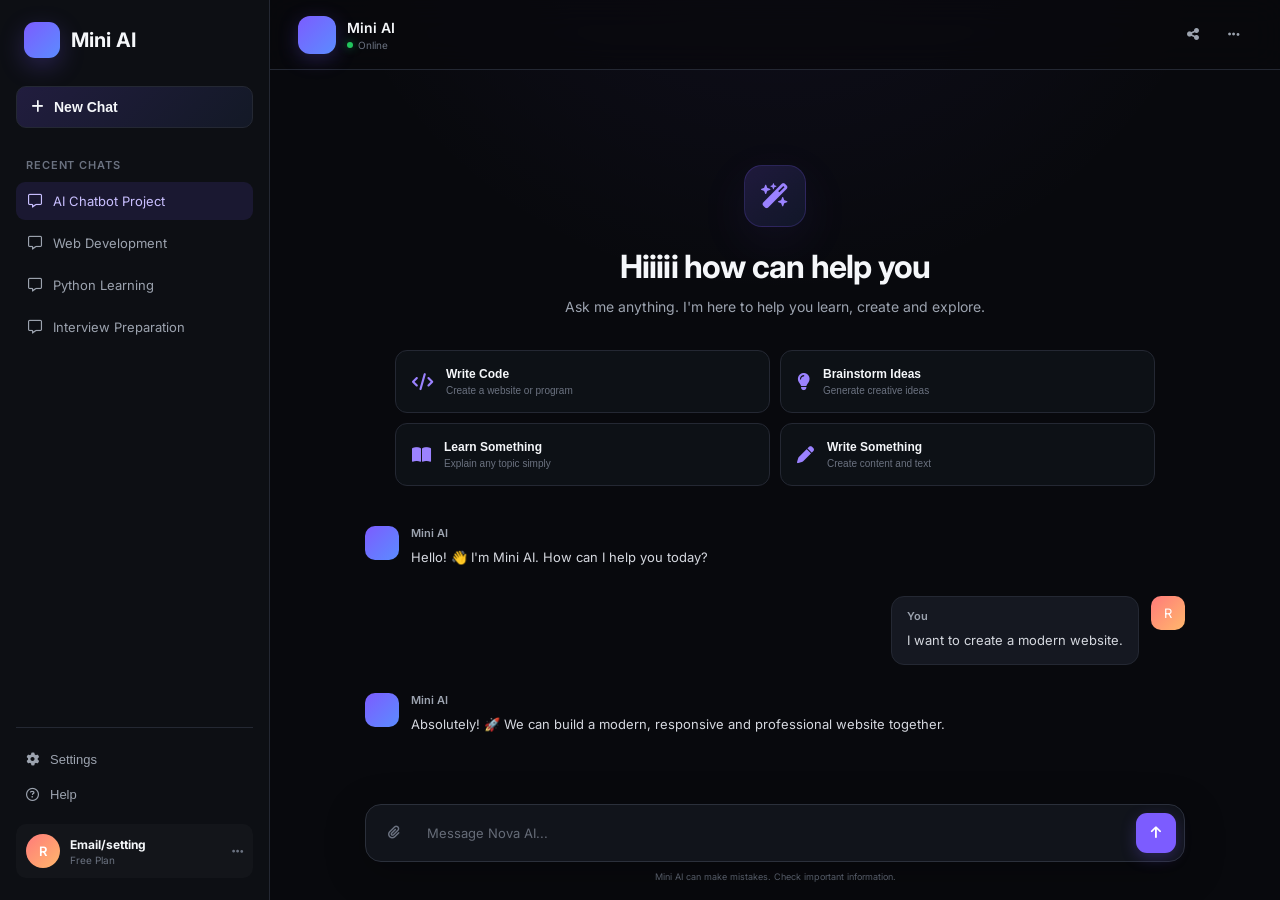
<file: index.html>
<!DOCTYPE html>
<html lang="en">

<head>
    <meta charset="UTF-8">

    <meta name="viewport" content="width=device-width, initial-scale=1.0">

    <title> AI - Chatbot</title>

    <link rel="stylesheet" href="style.css">

    
    <link rel="preconnect" href="https://fonts.googleapis.com">
    <link rel="preconnect" href="https://fonts.gstatic.com" crossorigin>

    <link
        href="https://fonts.googleapis.com/css2?family=Inter:wght@400;500;600;700&display=swap"
        rel="stylesheet"
    >


    <link
        rel="stylesheet"
        href="https://cdnjs.cloudflare.com/ajax/libs/font-awesome/6.5.2/css/all.min.css"
    >
</head>

<body>

    

    <aside class="sidebar">

     

        <div class="logo">
            <div class="logo-icon">
                <i class="fa-solid fa-sparkles"></i>
            </div>

            <span>Mini AI </span>
        </div>


    

        <button class="new-chat-btn">
            <i class="fa-solid fa-plus"></i>
            <span>New Chat</span>
        </button>
        <div class="chat-history">

            <p class="history-title">Recent Chats</p>

            <div class="chat-item active">
                <i class="fa-regular fa-message"></i>
                <span>AI Chatbot Project</span>
            </div>

            <div class="chat-item">
                <i class="fa-regular fa-message"></i>
                <span>Web Development</span>
            </div>

            <div class="chat-item">
                <i class="fa-regular fa-message"></i>
                <span>Python Learning</span>
            </div>

            <div class="chat-item">
                <i class="fa-regular fa-message"></i>
                <span>Interview Preparation</span>
            </div>

        </div>



        <div class="sidebar-bottom">

            <button class="sidebar-btn">
                <i class="fa-solid fa-gear"></i>
                <span>Settings</span>
            </button>

            <button class="sidebar-btn">
                <i class="fa-regular fa-circle-question"></i>
                <span>Help</span>
            </button>

            <div class="profile">

                <div class="profile-avatar">
                    R
                </div>

                <div class="profile-info">
                    <strong>Email/setting</strong>
                    <small>Free Plan</small>
                </div>

                <i class="fa-solid fa-ellipsis"></i>

            </div>

        </div>

    </aside>


   
    <main class="chat-container">


      

        <header class="chat-header">

            <div class="mobile-menu">
                <i class="fa-solid fa-bars"></i>
            </div>

            <div class="ai-info">

                <div class="ai-avatar">
                    <i class="fa-solid fa-sparkles"></i>
                </div>

                <div>
                    <h3>Mini AI</h3>

                    <div class="status">
                        <span></span>
                        Online
                    </div>
                </div>

            </div>


            <div class="header-actions">

                <button>
                    <i class="fa-solid fa-share-nodes"></i>
                </button>

                <button>
                    <i class="fa-solid fa-ellipsis"></i>
                </button>

            </div>

        </header>


       

        <section class="chat-area">


        

            <div class="welcome-screen">

                <div class="welcome-icon">
                    <i class="fa-solid fa-wand-magic-sparkles"></i>
                </div>

                <h1>Hiiiii how can help you  </h1>

                <p>
                    Ask me anything. I'm here to help you
                    learn, create and explore.
                </p>


                <!-- Suggestions -->

                <div class="suggestions">

                    <button>
                        <i class="fa-solid fa-code"></i>
                        <span>
                            <strong>Write Code</strong>
                            <small>Create a website or program</small>
                        </span>
                    </button>

                    <button>
                        <i class="fa-solid fa-lightbulb"></i>
                        <span>
                            <strong>Brainstorm Ideas</strong>
                            <small>Generate creative ideas</small>
                        </span>
                    </button>

                    <button>
                        <i class="fa-solid fa-book-open"></i>
                        <span>
                            <strong>Learn Something</strong>
                            <small>Explain any topic simply</small>
                        </span>
                    </button>

                    <button>
                        <i class="fa-solid fa-pen"></i>
                        <span>
                            <strong>Write Something</strong>
                            <small>Create content and text</small>
                        </span>
                    </button>

                </div>

            </div>


            

            <div class="messages">


                <div class="message ai-message">

                    <div class="message-avatar">
                        <i class="fa-solid fa-sparkles"></i>
                    </div>

                    <div class="message-content">

                        <div class="message-name">
                            Mini AI
                        </div>

                        <p>
                            Hello! 👋 I'm Mini AI.
                            How can I help you today?
                        </p>

                    </div>

                </div>


                

                <div class="message user-message">

                    <div class="message-content">

                        <div class="message-name">
                            You
                        </div>

                        <p>
                            I want to create a modern website.
                        </p>

                    </div>

                    <div class="message-avatar user-avatar">
                        R
                    </div>

                </div>



                <div class="message ai-message">

                    <div class="message-avatar">
                        <i class="fa-solid fa-sparkles"></i>
                    </div>

                    <div class="message-content">

                        <div class="message-name">
                            Mini AI
                        </div>

                        <p>
                            Absolutely! 🚀 We can build a
                            modern, responsive and professional
                            website together.
                        </p>

                    </div>

                </div>

            </div>

        </section>

        <div class="input-section">

            <div class="input-box">

                <button class="attach-btn">
                    <i class="fa-solid fa-paperclip"></i>
                </button>

                <textarea
                    id="messageInput"
                    placeholder="Message Nova AI..."
                    rows="1"
                ></textarea>

                <button class="send-btn" id="sendBtn">
                    <i class="fa-solid fa-arrow-up"></i>
                </button>

            </div>

            <p class="input-info">
                Mini AI can make mistakes. Check important information.
            </p>

        </div>
    </main>
    <script src="script.js"></script>

</body>

</html>
</file>
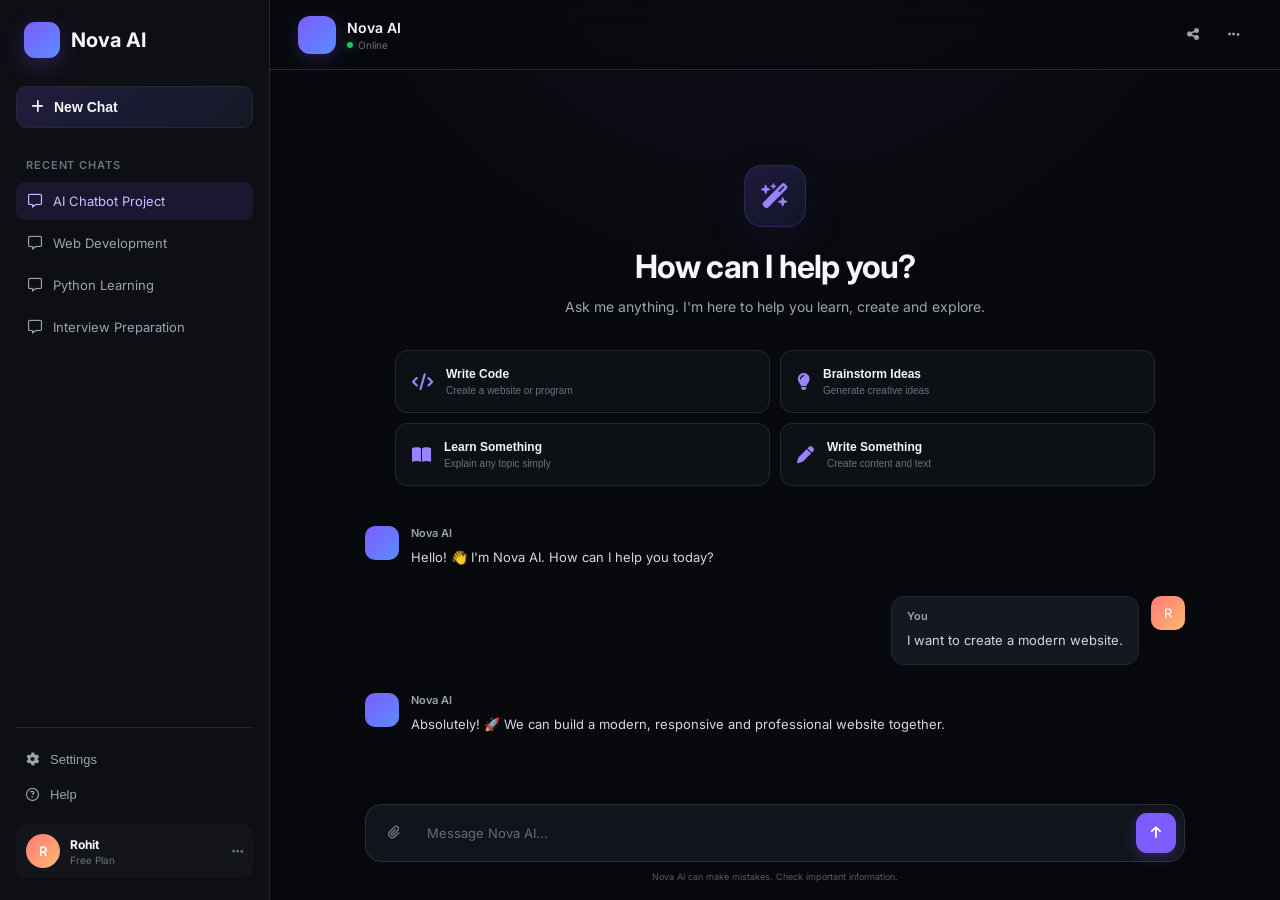
<file: indext.html>
<!DOCTYPE html>
<html lang="en">

<head>
    <meta charset="UTF-8">

    <meta name="viewport" content="width=device-width, initial-scale=1.0">

    <title>Nova AI - Chatbot</title>

    <link rel="stylesheet" href="style.css">

    
    <link rel="preconnect" href="https://fonts.googleapis.com">
    <link rel="preconnect" href="https://fonts.gstatic.com" crossorigin>

    <link
        href="https://fonts.googleapis.com/css2?family=Inter:wght@400;500;600;700&display=swap"
        rel="stylesheet"
    >


    <link
        rel="stylesheet"
        href="https://cdnjs.cloudflare.com/ajax/libs/font-awesome/6.5.2/css/all.min.css"
    >
</head>

<body>

    

    <aside class="sidebar">

     

        <div class="logo">
            <div class="logo-icon">
                <i class="fa-solid fa-sparkles"></i>
            </div>

            <span>Nova AI</span>
        </div>


    

        <button class="new-chat-btn">
            <i class="fa-solid fa-plus"></i>
            <span>New Chat</span>
        </button>
        <div class="chat-history">

            <p class="history-title">Recent Chats</p>

            <div class="chat-item active">
                <i class="fa-regular fa-message"></i>
                <span>AI Chatbot Project</span>
            </div>

            <div class="chat-item">
                <i class="fa-regular fa-message"></i>
                <span>Web Development</span>
            </div>

            <div class="chat-item">
                <i class="fa-regular fa-message"></i>
                <span>Python Learning</span>
            </div>

            <div class="chat-item">
                <i class="fa-regular fa-message"></i>
                <span>Interview Preparation</span>
            </div>

        </div>



        <div class="sidebar-bottom">

            <button class="sidebar-btn">
                <i class="fa-solid fa-gear"></i>
                <span>Settings</span>
            </button>

            <button class="sidebar-btn">
                <i class="fa-regular fa-circle-question"></i>
                <span>Help</span>
            </button>

            <div class="profile">

                <div class="profile-avatar">
                    R
                </div>

                <div class="profile-info">
                    <strong>Rohit</strong>
                    <small>Free Plan</small>
                </div>

                <i class="fa-solid fa-ellipsis"></i>

            </div>

        </div>

    </aside>


   
    <main class="chat-container">


      

        <header class="chat-header">

            <div class="mobile-menu">
                <i class="fa-solid fa-bars"></i>
            </div>

            <div class="ai-info">

                <div class="ai-avatar">
                    <i class="fa-solid fa-sparkles"></i>
                </div>

                <div>
                    <h3>Nova AI</h3>

                    <div class="status">
                        <span></span>
                        Online
                    </div>
                </div>

            </div>


            <div class="header-actions">

                <button>
                    <i class="fa-solid fa-share-nodes"></i>
                </button>

                <button>
                    <i class="fa-solid fa-ellipsis"></i>
                </button>

            </div>

        </header>


       

        <section class="chat-area">


        

            <div class="welcome-screen">

                <div class="welcome-icon">
                    <i class="fa-solid fa-wand-magic-sparkles"></i>
                </div>

                <h1>How can I help you?</h1>

                <p>
                    Ask me anything. I'm here to help you
                    learn, create and explore.
                </p>


                <!-- Suggestions -->

                <div class="suggestions">

                    <button>
                        <i class="fa-solid fa-code"></i>
                        <span>
                            <strong>Write Code</strong>
                            <small>Create a website or program</small>
                        </span>
                    </button>

                    <button>
                        <i class="fa-solid fa-lightbulb"></i>
                        <span>
                            <strong>Brainstorm Ideas</strong>
                            <small>Generate creative ideas</small>
                        </span>
                    </button>

                    <button>
                        <i class="fa-solid fa-book-open"></i>
                        <span>
                            <strong>Learn Something</strong>
                            <small>Explain any topic simply</small>
                        </span>
                    </button>

                    <button>
                        <i class="fa-solid fa-pen"></i>
                        <span>
                            <strong>Write Something</strong>
                            <small>Create content and text</small>
                        </span>
                    </button>

                </div>

            </div>


            

            <div class="messages">


                <div class="message ai-message">

                    <div class="message-avatar">
                        <i class="fa-solid fa-sparkles"></i>
                    </div>

                    <div class="message-content">

                        <div class="message-name">
                            Nova AI
                        </div>

                        <p>
                            Hello! 👋 I'm Nova AI.
                            How can I help you today?
                        </p>

                    </div>

                </div>


                

                <div class="message user-message">

                    <div class="message-content">

                        <div class="message-name">
                            You
                        </div>

                        <p>
                            I want to create a modern website.
                        </p>

                    </div>

                    <div class="message-avatar user-avatar">
                        R
                    </div>

                </div>



                <div class="message ai-message">

                    <div class="message-avatar">
                        <i class="fa-solid fa-sparkles"></i>
                    </div>

                    <div class="message-content">

                        <div class="message-name">
                            Nova AI
                        </div>

                        <p>
                            Absolutely! 🚀 We can build a
                            modern, responsive and professional
                            website together.
                        </p>

                    </div>

                </div>

            </div>

        </section>

        <div class="input-section">

            <div class="input-box">

                <button class="attach-btn">
                    <i class="fa-solid fa-paperclip"></i>
                </button>

                <textarea
                    id="messageInput"
                    placeholder="Message Nova AI..."
                    rows="1"
                ></textarea>

                <button class="send-btn" id="sendBtn">
                    <i class="fa-solid fa-arrow-up"></i>
                </button>

            </div>

            <p class="input-info">
                Nova AI can make mistakes. Check important information.
            </p>

        </div>
    </main>
    <script src="script.js"></script>

</body>

</html>
</file>
<file: style.css>
* {
    margin: 0;
    padding: 0;
    box-sizing: border-box;
}
:root {
    --bg-primary: #08090d;
    --bg-secondary: #0d0f14;
    --bg-card: #11141b;
    --bg-hover: #171a22;

    --border: #242833;

    --text-primary: #f5f7fa;
    --text-secondary: #9ca3af;
    --text-muted: #6b7280;

    --accent: #7c5cff;
    --accent-light: #9b82ff;

    --online: #22c55e;
}
html {
    scroll-behavior: smooth;
}
body {
    font-family: "Inter", sans-serif;
    background: var(--bg-primary);
    color: var(--text-primary);
    height: 100vh;
    overflow: hidden;
}

body {
    display: flex;
}

.sidebar {
    width: 270px;
    height: 100vh;

    background: var(--bg-secondary);

    border-right: 1px solid var(--border);

    display: flex;
    flex-direction: column;

    padding: 22px 16px;

    flex-shrink: 0;
}

.logo {
    display: flex;
    align-items: center;
    gap: 11px;

    padding: 0 8px;
    margin-bottom: 28px;

    font-size: 20px;
    font-weight: 700;
}

.logo-icon {
    width: 36px;
    height: 36px;

    display: flex;
    align-items: center;
    justify-content: center;

    border-radius: 11px;

    background: linear-gradient(
        135deg,
        #7c5cff,
        #5b8cff
    );

    color: white;

    box-shadow: 0 8px 25px rgba(124, 92, 255, 0.25);
}

.new-chat-btn {
    width: 100%;

    border: 1px solid var(--border);

    background: linear-gradient(
        135deg,
        rgba(124, 92, 255, 0.18),
        rgba(91, 140, 255, 0.08)
    );

    color: var(--text-primary);

    padding: 12px 14px;

    border-radius: 10px;

    display: flex;
    align-items: center;

    gap: 10px;

    font-size: 14px;
    font-weight: 600;

    cursor: pointer;

    transition: 0.25s ease;
}

.new-chat-btn:hover {
    background: rgba(124, 92, 255, 0.2);

    border-color: rgba(124, 92, 255, 0.5);

    transform: translateY(-1px);
}
.chat-history {
    margin-top: 30px;

    flex: 1;

    overflow-y: auto;
}

.history-title {
    color: var(--text-muted);

    font-size: 11px;

    text-transform: uppercase;

    letter-spacing: 0.08em;

    font-weight: 600;

    padding: 0 10px;

    margin-bottom: 10px;
}

.chat-item {
    display: flex;
    align-items: center;

    gap: 11px;

    padding: 11px 12px;

    border-radius: 9px;

    color: var(--text-secondary);

    font-size: 13px;

    cursor: pointer;

    transition: 0.2s ease;

    margin-bottom: 4px;
}

.chat-item i {
    font-size: 14px;
}

.chat-item:hover {
    background: var(--bg-hover);

    color: var(--text-primary);
}

.chat-item.active {
    background: rgba(124, 92, 255, 0.12);

    color: #c9bfff;
}

.sidebar-bottom {
    border-top: 1px solid var(--border);

    padding-top: 14px;
}
.sidebar-btn {
    width: 100%;

    border: none;

    background: transparent;

    color: var(--text-secondary);

    padding: 10px;

    display: flex;
    align-items: center;

    gap: 11px;

    border-radius: 8px;

    cursor: pointer;

    font-size: 13px;

    text-align: left;

    transition: 0.2s ease;
}

.sidebar-btn:hover {
    background: var(--bg-hover);

    color: var(--text-primary);
}
.profile {
    display: flex;

    align-items: center;

    gap: 10px;

    margin-top: 12px;

    padding: 10px;

    border-radius: 10px;

    background: rgba(255, 255, 255, 0.025);
}

.profile-avatar {
    width: 34px;
    height: 34px;

    border-radius: 50%;

    display: flex;
    align-items: center;
    justify-content: center;

    background: linear-gradient(
        135deg,
        #ff7a7a,
        #ffb86c
    );

    color: white;

    font-weight: 600;

    font-size: 13px;
}

.profile-info {
    display: flex;
    flex-direction: column;

    gap: 2px;

    flex: 1;
}

.profile-info strong {
    font-size: 12px;
}

.profile-info small {
    font-size: 10px;

    color: var(--text-muted);
}

.profile > i {
    color: var(--text-muted);

    font-size: 13px;
}

.chat-container {
    flex: 1;

    height: 100vh;

    min-width: 0;

    display: flex;

    flex-direction: column;

    background:
        radial-gradient(
            circle at 50% -20%,
            rgba(124, 92, 255, 0.08),
            transparent 40%
        ),
        var(--bg-primary);
}


.chat-header {
    height: 70px;

    border-bottom: 1px solid var(--border);

    display: flex;

    align-items: center;

    justify-content: space-between;

    padding: 0 28px;

    background: rgba(8, 9, 13, 0.75);

   -webkit-backdrop-filter: blur(15px);
    backdrop-filter: blur(15px);
    flex-shrink: 0;
}
.ai-info {
    display: flex;

    align-items: center;

    gap: 11px;
}

.ai-avatar {
    width: 38px;
    height: 38px;

    border-radius: 12px;

    display: flex;
    align-items: center;
    justify-content: center;

    background: linear-gradient(
        135deg,
        #7c5cff,
        #5b8cff
    );

    color: white;

    box-shadow:
        0 5px 20px rgba(124, 92, 255, 0.25);
}

.ai-info h3 {
    font-size: 14px;

    font-weight: 600;
}

.status {
    display: flex;

    align-items: center;

    gap: 5px;

    margin-top: 3px;

    font-size: 10px;

    color: var(--text-muted);
}

.status span {
    width: 6px;
    height: 6px;

    border-radius: 50%;

    background: var(--online);

    box-shadow:
        0 0 8px rgba(34, 197, 94, 0.6);
}


.header-actions {
    display: flex;

    gap: 5px;
}

.header-actions button {
    width: 36px;
    height: 36px;

    border: none;

    background: transparent;

    color: var(--text-secondary);

    border-radius: 8px;

    cursor: pointer;

    transition: 0.2s ease;
}

.header-actions button:hover {
    background: var(--bg-hover);

    color: var(--text-primary);
}
.mobile-menu {
    display: none;

    cursor: pointer;

    color: var(--text-secondary);

    margin-right: 12px;
}

.chat-area {
    flex: 1;

    overflow-y: auto;

    padding: 40px 20px;

    scroll-behavior: smooth;
}


.chat-area::-webkit-scrollbar,
.chat-history::-webkit-scrollbar {
    width: 5px;
}

.chat-area::-webkit-scrollbar-thumb,
.chat-history::-webkit-scrollbar-thumb {
    background: #292d38;

    border-radius: 10px;
}

.welcome-screen {
    max-width: 760px;

    margin: 55px auto 40px;

    text-align: center;
}

.welcome-icon {
    width: 62px;
    height: 62px;

    margin: 0 auto 20px;

    display: flex;
    align-items: center;
    justify-content: center;

    border-radius: 18px;

    background:
        linear-gradient(
            135deg,
            rgba(124, 92, 255, 0.18),
            rgba(91, 140, 255, 0.1)
        );

    border: 1px solid rgba(124, 92, 255, 0.2);

    color: var(--accent-light);

    font-size: 25px;

    box-shadow:
        0 15px 50px rgba(124, 92, 255, 0.08);
}

.welcome-screen h1 {
    font-size: 32px;

    font-weight: 700;

    letter-spacing: -0.8px;

    margin-bottom: 10px;
}

.welcome-screen > p {
    color: var(--text-secondary);

    font-size: 14px;

    line-height: 1.6;

    max-width: 500px;

    margin: auto;
}
.suggestions {
    display: grid;

    grid-template-columns: repeat(2, 1fr);

    gap: 10px;

    margin-top: 32px;
}

.suggestions button {
    border: 1px solid var(--border);

    background: rgba(17, 20, 27, 0.7);

    border-radius: 12px;

    padding: 16px;

    display: flex;

    align-items: center;

    gap: 13px;

    text-align: left;

    color: var(--text-primary);

    cursor: pointer;

    transition: 0.25s ease;
}

.suggestions button:hover {
    background: var(--bg-hover);

    border-color: #353a48;

    transform: translateY(-2px);
}

.suggestions button > i {
    color: var(--accent-light);

    font-size: 17px;
}

.suggestions button span {
    display: flex;

    flex-direction: column;

    gap: 4px;
}

.suggestions strong {
    font-size: 12px;
}

.suggestions small {
    color: var(--text-muted);

    font-size: 10px;
}

.messages {
    max-width: 820px;

    margin: 0 auto;

    display: flex;

    flex-direction: column;

    gap: 28px;
}

.message {
    display: flex;

    gap: 12px;

    animation: messageAppear 0.3s ease;
}

@keyframes messageAppear {
    from {
        opacity: 0;

        transform: translateY(8px);
    }

    to {
        opacity: 1;

        transform: translateY(0);
    }
}


.message-avatar {
    width: 34px;
    height: 34px;

    border-radius: 10px;

    display: flex;

    align-items: center;
    justify-content: center;

    background: linear-gradient(
        135deg,
        #7c5cff,
        #5b8cff
    );

    color: white;

    flex-shrink: 0;

    font-size: 13px;
}

.user-avatar {
    background: linear-gradient(
        135deg,
        #ff7a7a,
        #ffb86c
    );
}

.message-content {
    max-width: 700px;
}

.message-name {
    font-size: 11px;

    font-weight: 600;

    color: var(--text-secondary);

    margin-bottom: 6px;
}

.message-content p {
    color: #d5d8df;

    font-size: 13px;

    line-height: 1.7;
}


.user-message {
    justify-content: flex-end;
}

.user-message .message-content {
    order: 1;

    background: #151821;

    border: 1px solid var(--border);

    padding: 12px 15px;

    border-radius: 13px;
}

.user-message .message-avatar {
    order: 2;
}
.input-section {
    width: 100%;

    padding: 12px 20px 18px;

    background:
        linear-gradient(
            to top,
            var(--bg-primary) 70%,
            transparent
        );

    flex-shrink: 0;
}

.input-box {
    max-width: 820px;

    margin: auto;

    min-height: 58px;

    display: flex;

    align-items: flex-end;

    gap: 8px;

    padding: 8px;

    border: 1px solid #2b303b;

    border-radius: 16px;

    background: #11141b;

    box-shadow:
        0 10px 40px rgba(0, 0, 0, 0.25);

    transition: 0.25s ease;
}

.input-box:focus-within {
    border-color: rgba(124, 92, 255, 0.55);

    box-shadow:
        0 0 0 3px rgba(124, 92, 255, 0.08);
}

#messageInput {
    flex: 1;

    resize: none;

    border: none;

    outline: none;

    background: transparent;

    color: var(--text-primary);

    font-family: inherit;

    font-size: 13px;

    line-height: 1.5;

    padding: 10px 5px;

    max-height: 140px;
}

#messageInput::placeholder {
    color: #666c78;
}

.attach-btn,
.send-btn {
    width: 40px;
    height: 40px;

    flex-shrink: 0;

    border: none;

    border-radius: 11px;

    cursor: pointer;

    display: flex;

    align-items: center;

    justify-content: center;

    transition: 0.2s ease;
}

.attach-btn {
    background: transparent;

    color: var(--text-muted);
}

.attach-btn:hover {
    background: var(--bg-hover);

    color: var(--text-primary);
}

.send-btn {
    background: var(--accent);

    color: white;

    box-shadow:
        0 5px 15px rgba(124, 92, 255, 0.25);
}

.send-btn:hover {
    background: var(--accent-light);

    transform: translateY(-1px);
}

.send-btn:active {
    transform: scale(0.95);
}
.input-info {
    text-align: center;

    color: #555b67;

    font-size: 9px;

    margin-top: 9px;
}

@media (max-width: 900px) {

    .sidebar {
        width: 230px;
    }

    .chat-header {
        padding: 0 20px;
    }

    .welcome-screen {
        margin-top: 35px;
    }
}


@media (max-width: 700px) {

    body {
        overflow: hidden;
    }


    .sidebar {
        position: fixed;

        left: -280px;

        top: 0;

        z-index: 100;

        width: 270px;

        transition: 0.3s ease;

        box-shadow:
            10px 0 40px rgba(0, 0, 0, 0.4);
    }

    .sidebar.open {
        left: 0;
    }


    .mobile-menu {
        display: block;
    }

    .chat-header {
        padding: 0 15px;

        height: 62px;
    }


    .welcome-screen {
        margin-top: 25px;
    }

    .welcome-screen h1 {
        font-size: 25px;
    }

    .welcome-screen > p {
        font-size: 12px;

        padding: 0 10px;
    }

    .suggestions {
        grid-template-columns: 1fr;
    }

    .messages {
        padding: 0 5px;
    }

    .input-section {
        padding: 8px 10px 12px;
    }

    .input-box {
        min-height: 52px;

        border-radius: 14px;
    }

    .attach-btn,
    .send-btn {
        width: 36px;
        height: 36px;
    }
}


@media (max-width: 450px) {

    .header-actions button:first-child {
        display: none;
    }

    .welcome-icon {
        width: 54px;
        height: 54px;

        font-size: 21px;
    }

    .welcome-screen h1 {
        font-size: 22px;
    }

    .suggestions button {
        padding: 13px;
    }
}

.typing {
    display: flex;
    align-items: center;
    gap: 4px;
    padding: 5px 0;
}

.typing span {
    width: 6px;
    height: 6px;
    border-radius: 50%;
    background: #777;
    animation: typingAnimation 1.2s infinite;
}

.typing span:nth-child(2) {
    animation-delay: 0.15s;
}

.typing span:nth-child(3) {
    animation-delay: 0.3s;
}

@keyframes typingAnimation {

    0%,
    60%,
    100% {
        transform: translateY(0);
        opacity: 0.4;
    }

    30% {
        transform: translateY(-5px);
        opacity: 1;
    }
}
</file>
